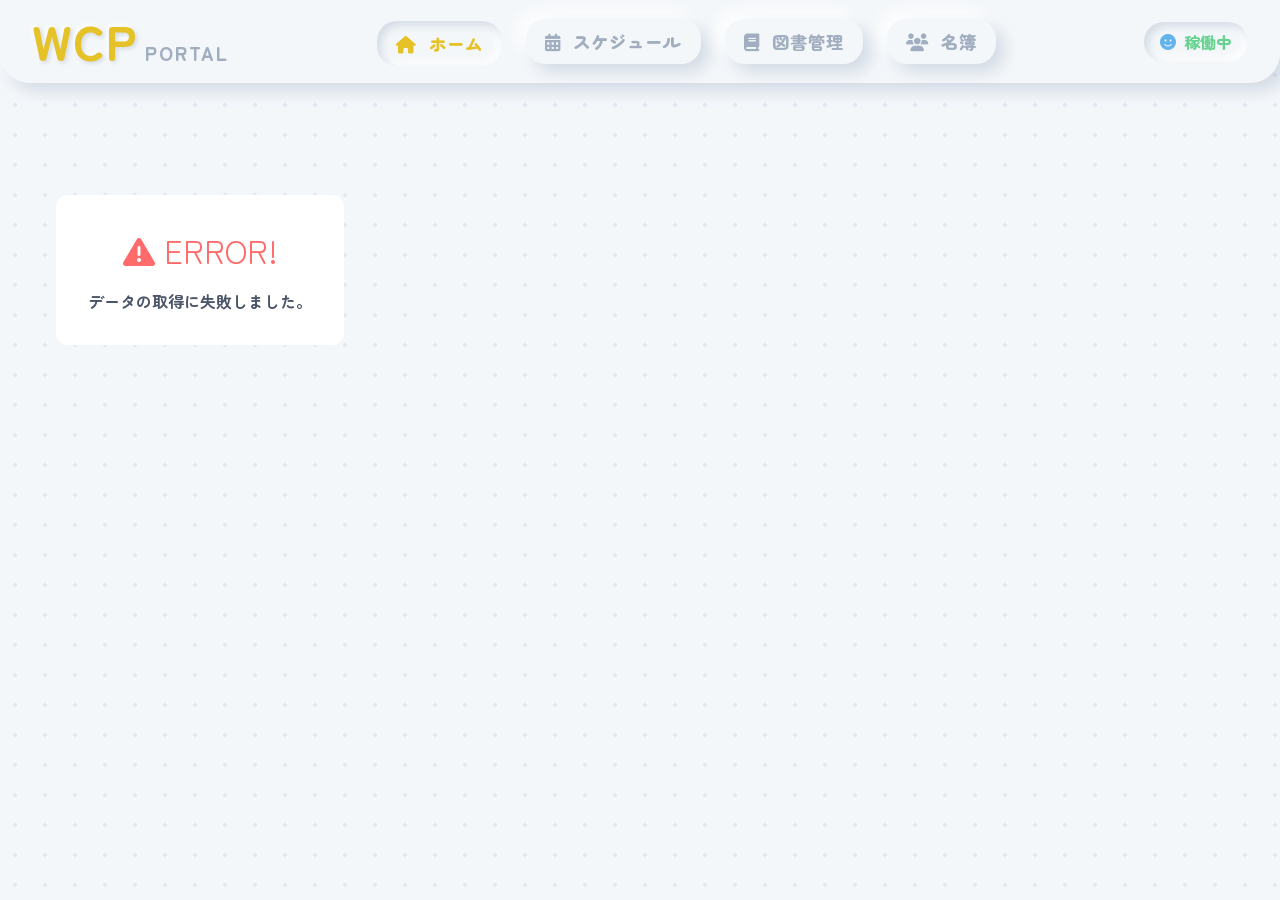
<file: index.html>
<!DOCTYPE html>
<html lang="ja">
<head>
    <meta charset="UTF-8">
    <meta name="viewport" content="width=device-width, initial-scale=1.0">
    <title>WCP Member Portal</title>
    <!-- Fonts: Shrikhand for headings, Noto Sans JP for body -->
    <link rel="preconnect" href="https://fonts.googleapis.com">
    <link rel="preconnect" href="https://fonts.gstatic.com" crossorigin>
    <link href="https://fonts.googleapis.com/css2?family=Nunito:wght@400;700;900&family=Zen+Maru+Gothic:wght@400;700;900&display=swap" rel="stylesheet">
    <!-- FontAwesome -->
    <link rel="stylesheet" href="https://cdnjs.cloudflare.com/ajax/libs/font-awesome/6.4.0/css/all.min.css">
    <link rel="stylesheet" href="index.css">
</head>
<body>
    <!-- Background removed for claymorphism -->

    <header class="topbar">
        <div class="logo">
            <span class="pop-text">WCP</span>
            <span class="sub-logo">PORTAL</span>
        </div>
        <nav class="main-nav">
            <button class="nav-btn active" data-view="home"><i class="fa-solid fa-house"></i> ホーム</button>
            <button class="nav-btn" data-view="schedule"><i class="fa-solid fa-calendar-days"></i> スケジュール</button>
            <button class="nav-btn" data-view="books"><i class="fa-solid fa-book"></i> 図書管理</button>
            <button class="nav-btn" data-view="roster"><i class="fa-solid fa-users"></i> 名簿</button>
        </nav>
        <div class="user-status">
            <i class="fa-solid fa-face-smile" style="color: var(--accent-blue);"></i> 稼働中
        </div>
    </header>

    <main id="app-root" class="container">
        <!-- Dynamic content will be injected here -->
    </main>

    <!-- Global Modal for Interactions (e.g., Borrowing, Attendance) -->
    <div id="modal-overlay" class="modal-overlay hidden">
        <div class="modal-content">
            <button id="modal-close" class="modal-close"><i class="fa-solid fa-xmark"></i></button>
            <div id="modal-body"></div>
        </div>
    </div>

    <script src="app.js"></script>
</body>
</html>
</file>
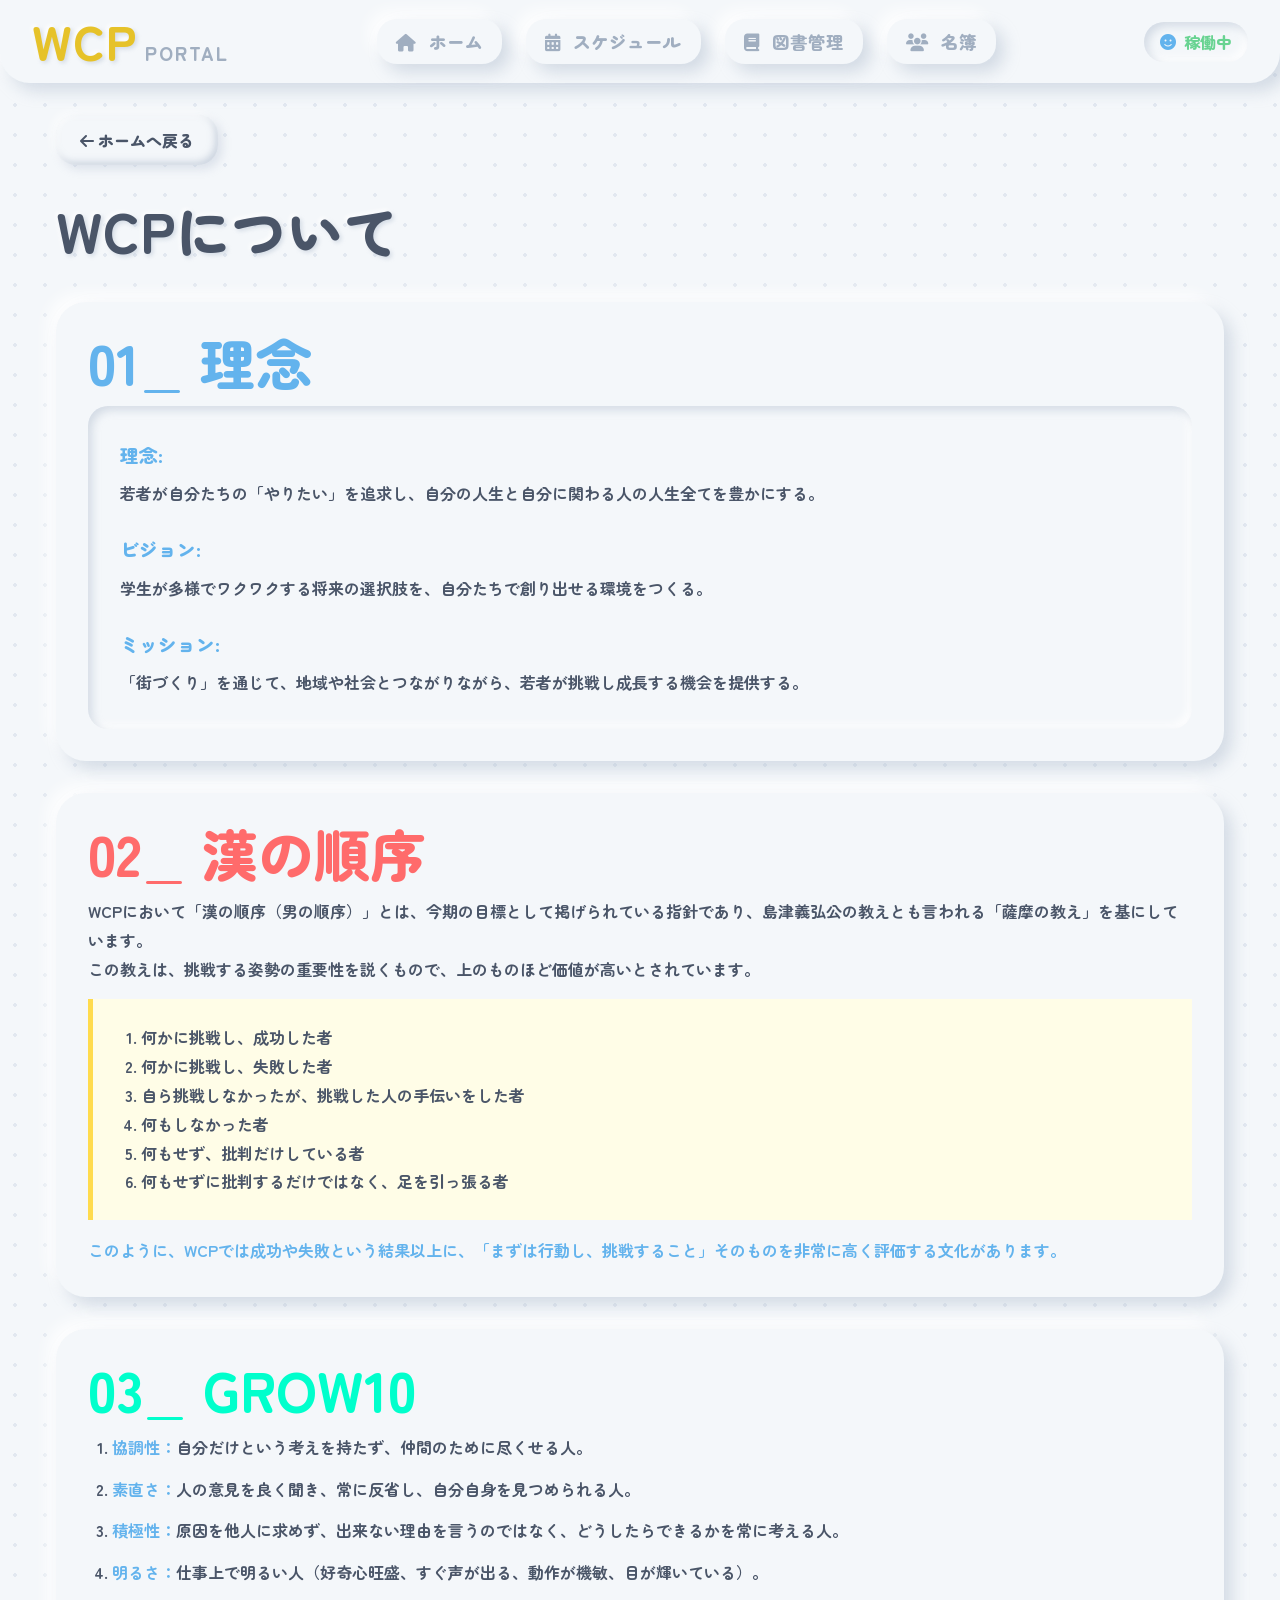
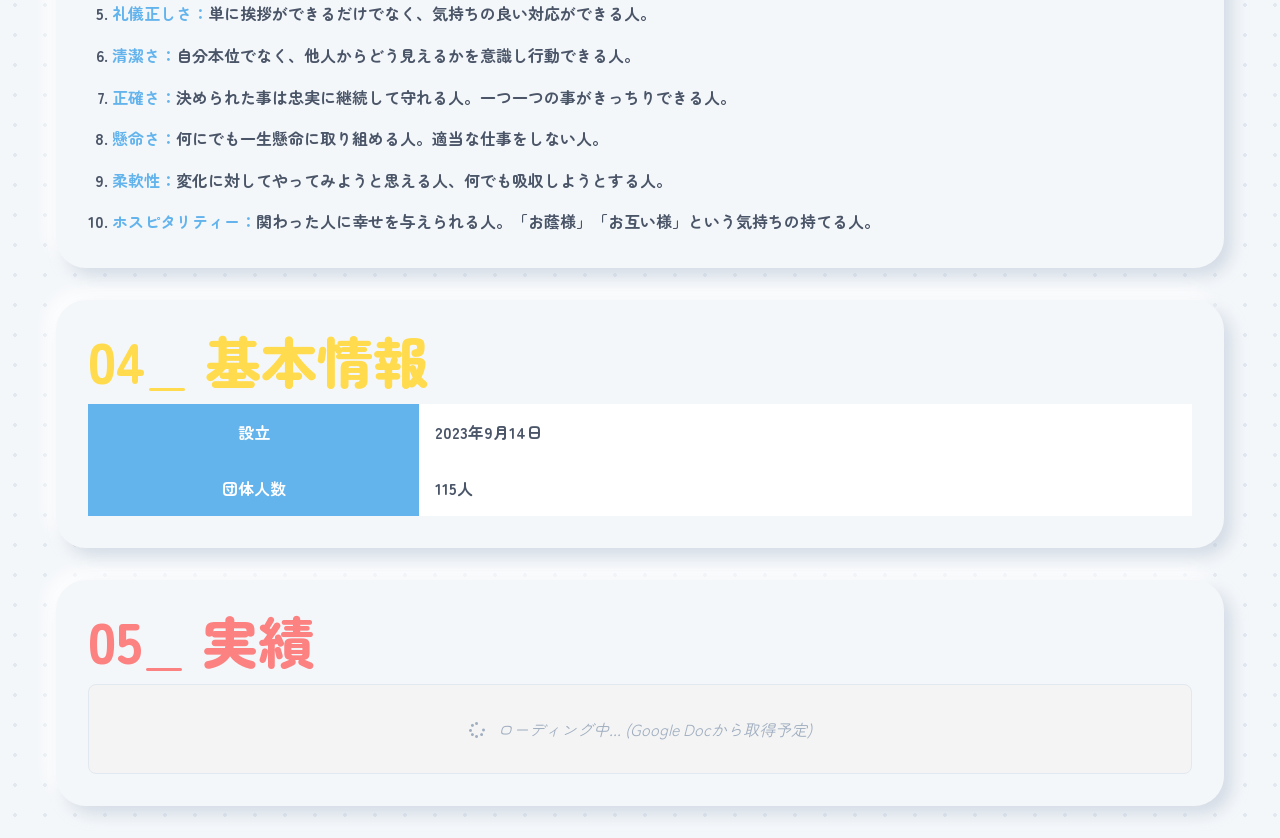
<file: about.html>
<!DOCTYPE html>
<html lang="ja">
<head>
    <meta charset="UTF-8">
    <meta name="viewport" content="width=device-width, initial-scale=1.0">
    <title>WCPについて | WCP Member Portal</title>
    <!-- Fonts: Shrikhand for headings, Noto Sans JP for body -->
    <link rel="preconnect" href="https://fonts.googleapis.com">
    <link rel="preconnect" href="https://fonts.gstatic.com" crossorigin>
    <link href="https://fonts.googleapis.com/css2?family=Nunito:wght@400;700;900&family=Zen+Maru+Gothic:wght@400;700;900&display=swap" rel="stylesheet">
    <!-- FontAwesome -->
    <link rel="stylesheet" href="https://cdnjs.cloudflare.com/ajax/libs/font-awesome/6.4.0/css/all.min.css">
    <link rel="stylesheet" href="index.css">
</head>
<body>
    <div class="pop-background-pattern"></div>

    <header class="topbar">
        <div class="logo">
            <span class="pop-text">WCP</span>
            <span class="sub-logo">PORTAL</span>
        </div>
        <nav class="main-nav">
            <button class="nav-btn" data-view="home" onclick="window.location.href='index.html?view=home'"><i class="fa-solid fa-house"></i> ホーム</button>
            <button class="nav-btn" data-view="schedule" onclick="window.location.href='index.html?view=schedule'"><i class="fa-solid fa-calendar-days"></i> スケジュール</button>
            <button class="nav-btn" data-view="books" onclick="window.location.href='index.html?view=books'"><i class="fa-solid fa-book"></i> 図書管理</button>
            <button class="nav-btn" data-view="roster" onclick="window.location.href='index.html?view=roster'"><i class="fa-solid fa-users"></i> 名簿</button>
        </nav>
        <div class="user-status">
            <i class="fa-solid fa-face-smile" style="color: var(--accent-blue);"></i> 稼働中
        </div>
    </header>

    <main class="container">
        <div class="view-animate">
            <button class="cyber-btn" style="margin-bottom: 1.5rem;" onclick="window.location.href='index.html'"><i class="fa-solid fa-arrow-left"></i> ホームへ戻る</button>
            <h1 class="section-title">WCPについて</h1>
            
            <div class="cyber-card" style="margin-bottom: 2rem;">
                <h2 style="font-family: var(--font-heading); font-size: 3.5rem; color: var(--accent-blue); margin-bottom: 1rem; line-height: 1;">
                    01_ 理念
                </h2>
                <div style="background: var(--surface-color); padding: 2rem; color: var(--text-main); border-radius: 20px; box-shadow: var(--shadow-in); line-height: 1.8; font-weight: 700;">
                    <h3 style="color: var(--accent-blue); margin-bottom: 0.5rem;">理念:</h3>
                    <p style="margin-bottom: 1.5rem;">若者が自分たちの「やりたい」を追求し、自分の人生と自分に関わる人の人生全てを豊かにする。</p>
                    
                    <h3 style="color: var(--accent-blue); margin-bottom: 0.5rem;">ビジョン:</h3>
                    <p style="margin-bottom: 1.5rem;">学生が多様でワクワクする将来の選択肢を、自分たちで創り出せる環境をつくる。</p>
                    
                    <h3 style="color: var(--accent-blue); margin-bottom: 0.5rem;">ミッション:</h3>
                    <p>「街づくり」を通じて、地域や社会とつながりながら、若者が挑戦し成長する機会を提供する。</p>
                </div>
            </div>

            <div class="cyber-card" style="margin-bottom: 2rem;">
                <h2 style="font-family: var(--font-heading); font-size: 3.5rem; color: #ff6b6b; margin-bottom: 1rem; line-height: 1;">
                    02_ 漢の順序
                </h2>
                <p style="line-height: 1.8; font-weight: 700; margin-bottom: 1rem;">
                    WCPにおいて「漢の順序（男の順序）」とは、今期の目標として掲げられている指針であり、島津義弘公の教えとも言われる「薩摩の教え」を基にしています。<br>
                    この教えは、挑戦する姿勢の重要性を説くもので、上のものほど価値が高いとされています。
                </p>
                <ol style="padding-left: 2rem; line-height: 1.8; font-weight: 700; margin-bottom: 1rem; background: #fffde7; padding: 1.5rem 1.5rem 1.5rem 3rem; border-left: 5px solid var(--accent-yellow);">
                    <li>何かに挑戦し、成功した者</li>
                    <li>何かに挑戦し、失敗した者</li>
                    <li>自ら挑戦しなかったが、挑戦した人の手伝いをした者</li>
                    <li>何もしなかった者</li>
                    <li>何もせず、批判だけしている者</li>
                    <li>何もせずに批判するだけではなく、足を引っ張る者</li>
                </ol>
                <p style="line-height: 1.8; font-weight: 700; color: var(--accent-blue);">
                    このように、WCPでは成功や失敗という結果以上に、「まずは行動し、挑戦すること」そのものを非常に高く評価する文化があります。
                </p>
            </div>

            <div class="cyber-card" style="margin-bottom: 2rem;">
                <h2 style="font-family: var(--font-heading); font-size: 3.5rem; color: #00ffcc; margin-bottom: 1rem; line-height: 1;">
                    03_ GROW10
                </h2>
                <ol style="padding-left: 1.5rem; line-height: 1.8; font-weight: 700; display: flex; flex-direction: column; gap: 0.8rem;">
                    <li><span style="color: var(--accent-blue);">協調性：</span>自分だけという考えを持たず、仲間のために尽くせる人。</li>
                    <li><span style="color: var(--accent-blue);">素直さ：</span>人の意見を良く聞き、常に反省し、自分自身を見つめられる人。</li>
                    <li><span style="color: var(--accent-blue);">積極性：</span>原因を他人に求めず、出来ない理由を言うのではなく、どうしたらできるかを常に考える人。</li>
                    <li><span style="color: var(--accent-blue);">明るさ：</span>仕事上で明るい人（好奇心旺盛、すぐ声が出る、動作が機敏、目が輝いている）。</li>
                    <li><span style="color: var(--accent-blue);">礼儀正しさ：</span>単に挨拶ができるだけでなく、気持ちの良い対応ができる人。</li>
                    <li><span style="color: var(--accent-blue);">清潔さ：</span>自分本位でなく、他人からどう見えるかを意識し行動できる人。</li>
                    <li><span style="color: var(--accent-blue);">正確さ：</span>決められた事は忠実に継続して守れる人。一つ一つの事がきっちりできる人。</li>
                    <li><span style="color: var(--accent-blue);">懸命さ：</span>何にでも一生懸命に取り組める人。適当な仕事をしない人。</li>
                    <li><span style="color: var(--accent-blue);">柔軟性：</span>変化に対してやってみようと思える人、何でも吸収しようとする人。</li>
                    <li><span style="color: var(--accent-blue);">ホスピタリティー：</span>関わった人に幸せを与えられる人。「お蔭様」「お互い様」という気持ちの持てる人。</li>
                </ol>
            </div>

            <div class="cyber-card" style="margin-bottom: 2rem;">
                <h2 style="font-family: var(--font-heading); font-size: 3.5rem; color: var(--accent-yellow); margin-bottom: 1rem; line-height: 1;">
                    04_ 基本情報
                </h2>
                <table class="info-table" style="width: 100%; border-collapse: collapse; margin-top: 1rem;">
                    <tbody>
                        <tr>
                            <th style="padding: 1rem; border: var(--border-width) solid var(--border-color); background: var(--accent-blue); color: white; width: 30%;">設立</th>
                            <td style="padding: 1rem; border: var(--border-width) solid var(--border-color); background: #fff; font-weight: bold;">2023年9月14日</td>
                        </tr>
                        <tr>
                            <th style="padding: 1rem; border: var(--border-width) solid var(--border-color); background: var(--accent-blue); color: white;">団体人数</th>
                            <td style="padding: 1rem; border: var(--border-width) solid var(--border-color); background: #fff; font-weight: bold;">115人</td>
                        </tr>
                    </tbody>
                </table>
            </div>

            <div class="cyber-card">
                <h2 style="font-family: var(--font-heading); font-size: 3.5rem; color: var(--accent-pink); margin-bottom: 1rem; line-height: 1;">
                    05_ 実績
                </h2>
                <!-- Google ドキュメントから取得する前提の枠 -->
                <div style="background: #f4f4f4; border: 1px solid var(--border-color); padding: 2rem; text-align: center; font-style: italic; color: var(--text-muted); border-radius: 8px;">
                    <i class="fa-solid fa-spinner fa-spin" style="margin-right: 0.5rem;"></i> ローディング中... (Google Docから取得予定)
                </div>
            </div>
        </div>
    </main>

    <script src="app.js"></script>
</body>
</html>
</file>
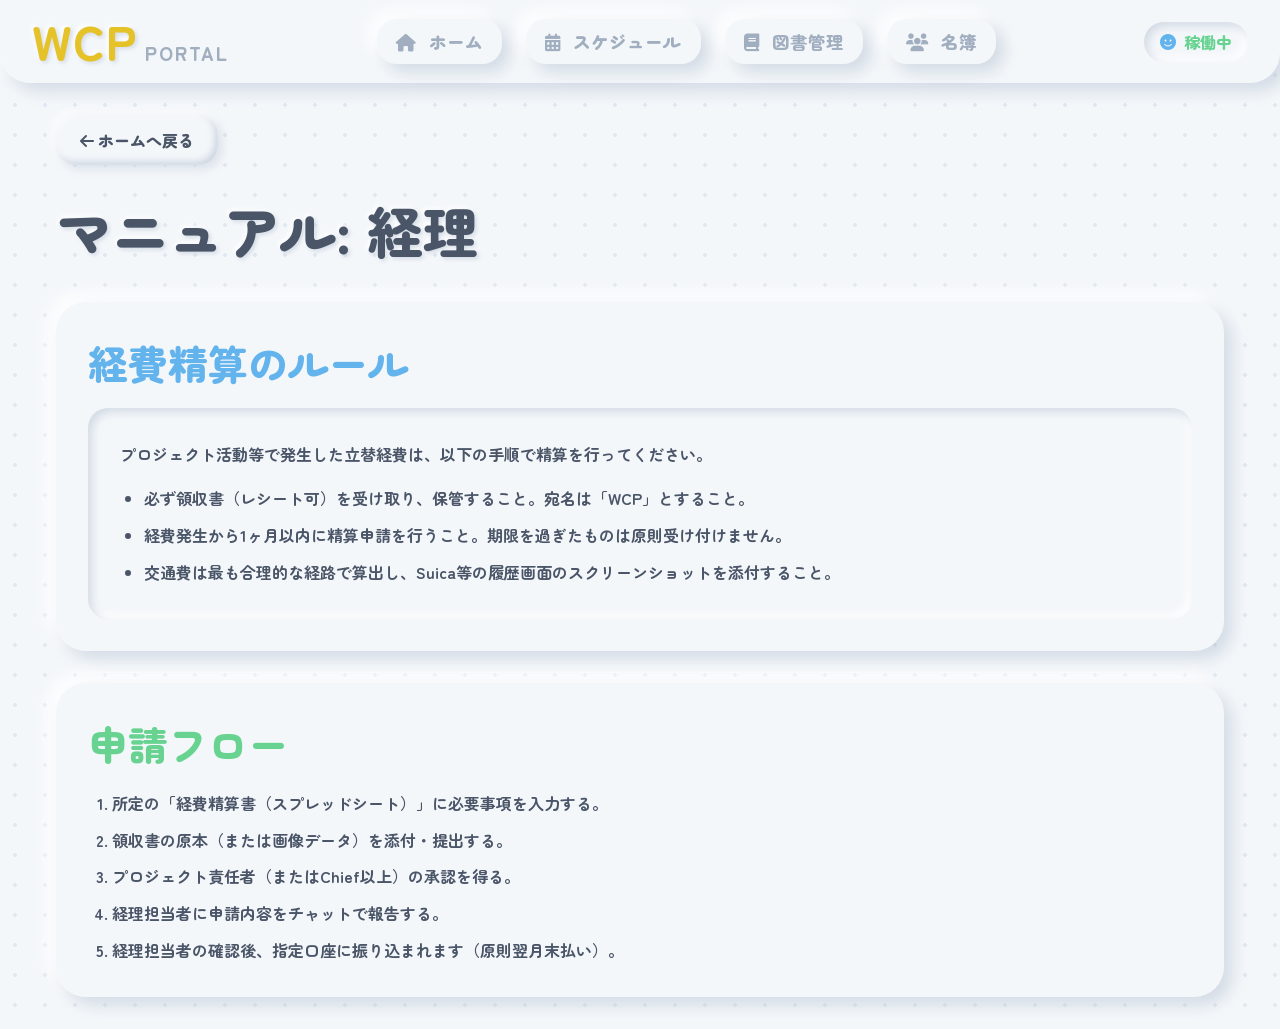
<file: manual_accounting.html>
<!DOCTYPE html>
<html lang="ja">
<head>
    <meta charset="UTF-8">
    <meta name="viewport" content="width=device-width, initial-scale=1.0">
    <title>経理マニュアル | WCP Member Portal</title>
    <link rel="preconnect" href="https://fonts.googleapis.com">
    <link rel="preconnect" href="https://fonts.gstatic.com" crossorigin>
    <link href="https://fonts.googleapis.com/css2?family=Nunito:wght@400;700;900&family=Zen+Maru+Gothic:wght@400;700;900&display=swap" rel="stylesheet">
    <link rel="stylesheet" href="https://cdnjs.cloudflare.com/ajax/libs/font-awesome/6.4.0/css/all.min.css">
    <link rel="stylesheet" href="index.css">
</head>
<body>
    <div class="pop-background-pattern"></div>

    <header class="topbar">
        <div class="logo">
            <span class="pop-text">WCP</span>
            <span class="sub-logo">PORTAL</span>
        </div>
        <nav class="main-nav">
            <button class="nav-btn" data-view="home" onclick="window.location.href='index.html?view=home'"><i class="fa-solid fa-house"></i> ホーム</button>
            <button class="nav-btn" data-view="schedule" onclick="window.location.href='index.html?view=schedule'"><i class="fa-solid fa-calendar-days"></i> スケジュール</button>
            <button class="nav-btn" data-view="books" onclick="window.location.href='index.html?view=books'"><i class="fa-solid fa-book"></i> 図書管理</button>
            <button class="nav-btn" data-view="roster" onclick="window.location.href='index.html?view=roster'"><i class="fa-solid fa-users"></i> 名簿</button>
        </nav>
        <div class="user-status">
            <i class="fa-solid fa-face-smile" style="color: var(--accent-blue);"></i> 稼働中
        </div>
    </header>

    <main class="container">
        <div class="view-animate">
            <button class="cyber-btn" style="margin-bottom: 1.5rem;" onclick="window.location.href='index.html'"><i class="fa-solid fa-arrow-left"></i> ホームへ戻る</button>
            <h1 class="section-title">マニュアル: 経理</h1>
            
            <div class="cyber-card" style="margin-bottom: 2rem;">
                <h2 style="font-family: var(--font-heading); font-size: 2.5rem; color: var(--accent-blue); margin-bottom: 1rem;">
                    経費精算のルール
                </h2>
                <div style="background: var(--surface-color); padding: 2rem; color: var(--text-main); border-radius: 20px; box-shadow: var(--shadow-in); line-height: 1.8;">
                    <p style="font-weight: 700;">プロジェクト活動等で発生した立替経費は、以下の手順で精算を行ってください。</p>
                    <ul style="padding-left: 1.5rem; font-weight: 700; display: flex; flex-direction: column; gap: 0.5rem; margin-top: 1rem;">
                        <li>必ず領収書（レシート可）を受け取り、保管すること。宛名は「WCP」とすること。</li>
                        <li>経費発生から<strong>1ヶ月以内</strong>に精算申請を行うこと。期限を過ぎたものは原則受け付けません。</li>
                        <li>交通費は最も合理的な経路で算出し、Suica等の履歴画面のスクリーンショットを添付すること。</li>
                    </ul>
                </div>
            </div>

            <div class="cyber-card" style="margin-bottom: 2rem;">
                <h2 style="font-family: var(--font-heading); font-size: 2.5rem; color: var(--accent-green); margin-bottom: 1rem;">
                    申請フロー
                </h2>
                <ol style="padding-left: 1.5rem; line-height: 1.8; font-weight: 700; display: flex; flex-direction: column; gap: 0.5rem;">
                    <li>所定の「経費精算書（スプレッドシート）」に必要事項を入力する。</li>
                    <li>領収書の原本（または画像データ）を添付・提出する。</li>
                    <li>プロジェクト責任者（またはChief以上）の承認を得る。</li>
                    <li>経理担当者に申請内容をチャットで報告する。</li>
                    <li>経理担当者の確認後、指定口座に振り込まれます（原則翌月末払い）。</li>
                </ol>
            </div>
        </div>
    </main>

    <script src="app.js"></script>
</body>
</html>
</file>
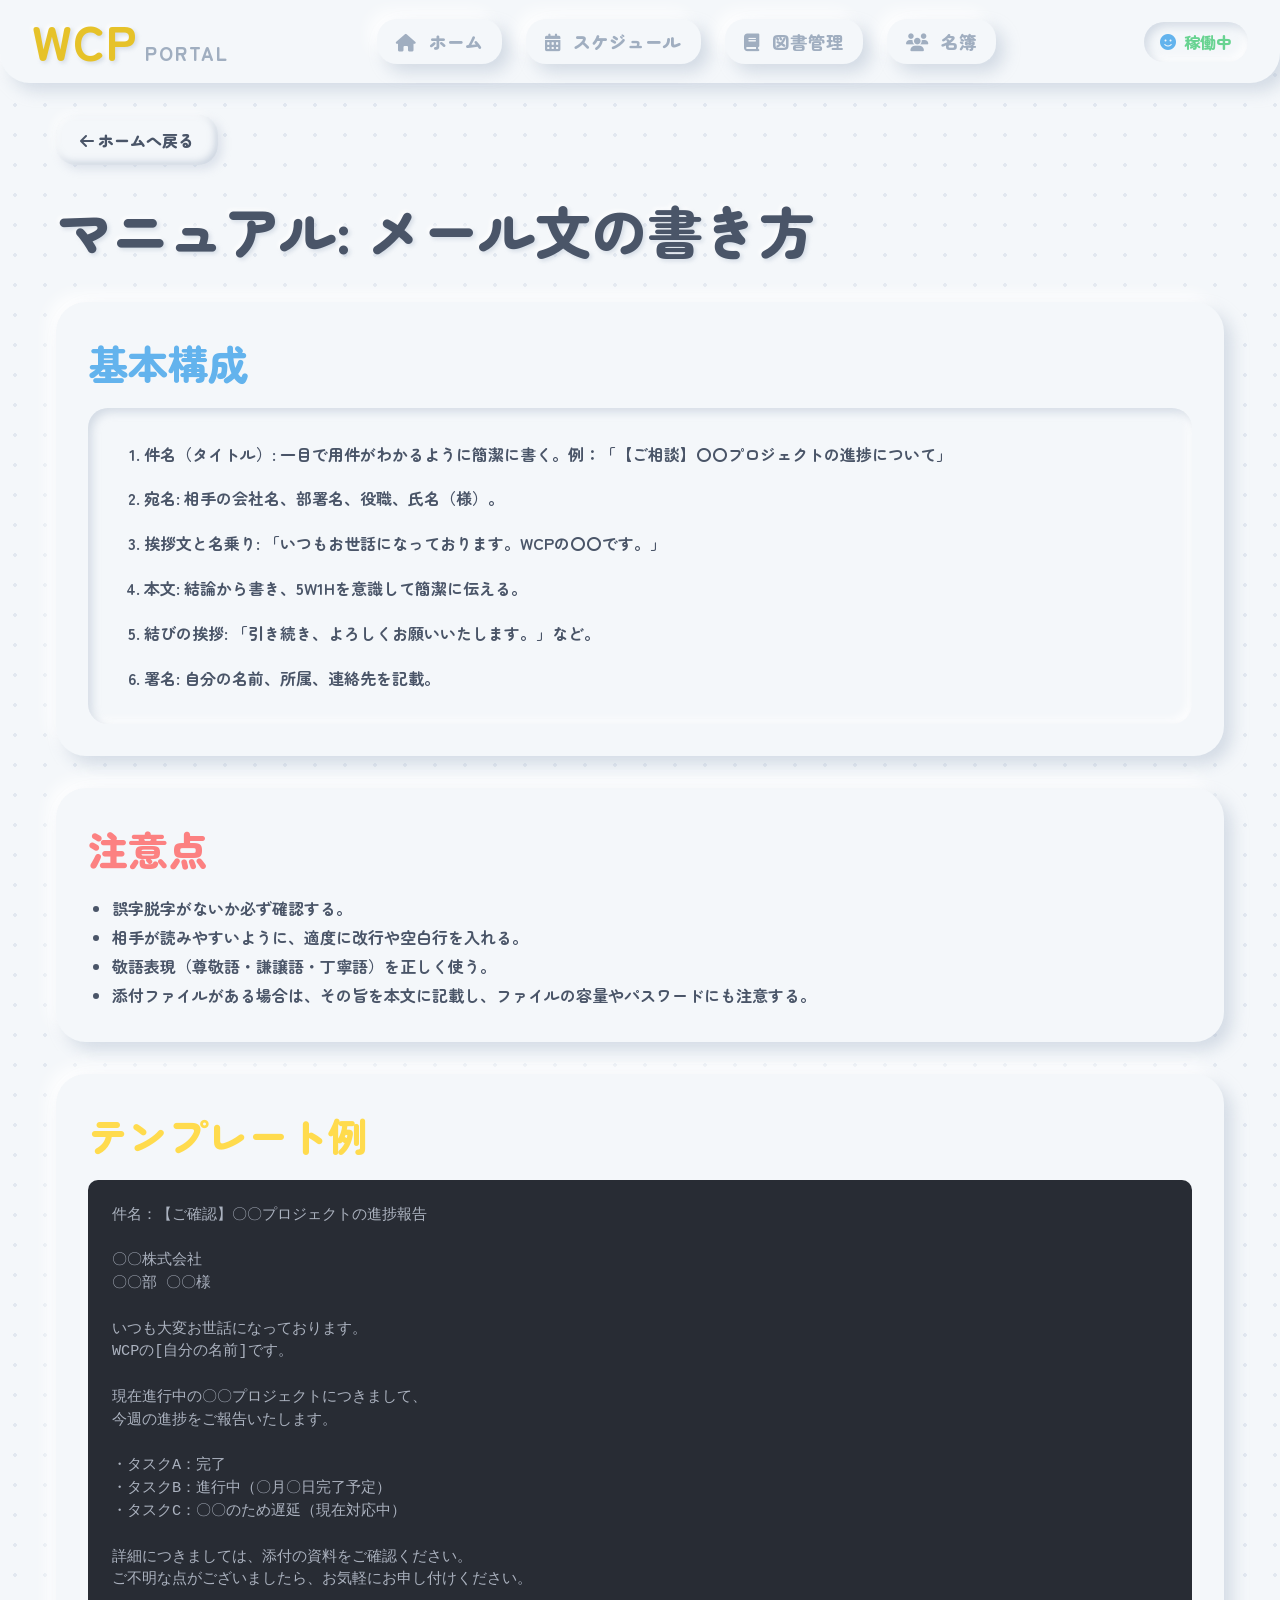
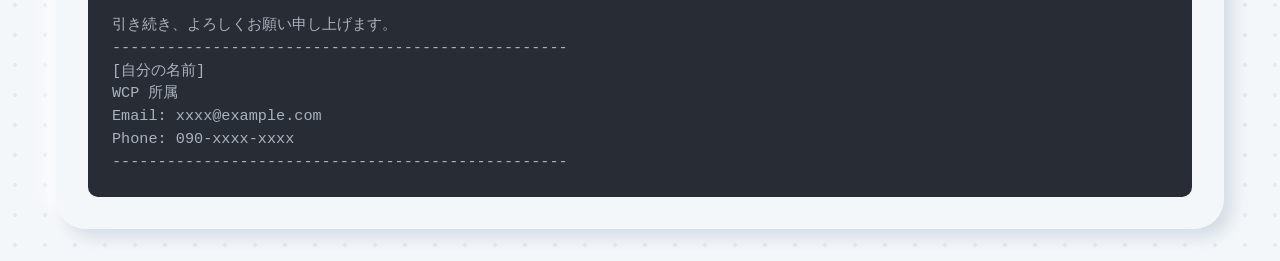
<file: manual_email.html>
<!DOCTYPE html>
<html lang="ja">
<head>
    <meta charset="UTF-8">
    <meta name="viewport" content="width=device-width, initial-scale=1.0">
    <title>メール文の書き方 | WCP Member Portal</title>
    <link rel="preconnect" href="https://fonts.googleapis.com">
    <link rel="preconnect" href="https://fonts.gstatic.com" crossorigin>
    <link href="https://fonts.googleapis.com/css2?family=Nunito:wght@400;700;900&family=Zen+Maru+Gothic:wght@400;700;900&display=swap" rel="stylesheet">
    <link rel="stylesheet" href="https://cdnjs.cloudflare.com/ajax/libs/font-awesome/6.4.0/css/all.min.css">
    <link rel="stylesheet" href="index.css">
</head>
<body>
    <div class="pop-background-pattern"></div>

    <header class="topbar">
        <div class="logo">
            <span class="pop-text">WCP</span>
            <span class="sub-logo">PORTAL</span>
        </div>
        <nav class="main-nav">
            <button class="nav-btn" data-view="home" onclick="window.location.href='index.html?view=home'"><i class="fa-solid fa-house"></i> ホーム</button>
            <button class="nav-btn" data-view="schedule" onclick="window.location.href='index.html?view=schedule'"><i class="fa-solid fa-calendar-days"></i> スケジュール</button>
            <button class="nav-btn" data-view="books" onclick="window.location.href='index.html?view=books'"><i class="fa-solid fa-book"></i> 図書管理</button>
            <button class="nav-btn" data-view="roster" onclick="window.location.href='index.html?view=roster'"><i class="fa-solid fa-users"></i> 名簿</button>
        </nav>
        <div class="user-status">
            <i class="fa-solid fa-face-smile" style="color: var(--accent-blue);"></i> 稼働中
        </div>
    </header>

    <main class="container">
        <div class="view-animate">
            <button class="cyber-btn" style="margin-bottom: 1.5rem;" onclick="window.location.href='index.html'"><i class="fa-solid fa-arrow-left"></i> ホームへ戻る</button>
            <h1 class="section-title">マニュアル: メール文の書き方</h1>
            
            <div class="cyber-card" style="margin-bottom: 2rem;">
                <h2 style="font-family: var(--font-heading); font-size: 2.5rem; color: var(--accent-blue); margin-bottom: 1rem;">
                    基本構成
                </h2>
                <div style="background: var(--surface-color); padding: 2rem; color: var(--text-main); border-radius: 20px; box-shadow: var(--shadow-in); line-height: 1.8;">
                    <ol style="padding-left: 1.5rem; font-weight: 700; display: flex; flex-direction: column; gap: 1rem;">
                        <li><strong>件名（タイトル）:</strong> 一目で用件がわかるように簡潔に書く。例：「【ご相談】〇〇プロジェクトの進捗について」</li>
                        <li><strong>宛名:</strong> 相手の会社名、部署名、役職、氏名（様）。</li>
                        <li><strong>挨拶文と名乗り:</strong> 「いつもお世話になっております。WCPの〇〇です。」</li>
                        <li><strong>本文:</strong> 結論から書き、5W1Hを意識して簡潔に伝える。</li>
                        <li><strong>結びの挨拶:</strong> 「引き続き、よろしくお願いいたします。」など。</li>
                        <li><strong>署名:</strong> 自分の名前、所属、連絡先を記載。</li>
                    </ol>
                </div>
            </div>

            <div class="cyber-card" style="margin-bottom: 2rem;">
                <h2 style="font-family: var(--font-heading); font-size: 2.5rem; color: var(--accent-pink); margin-bottom: 1rem;">
                    注意点
                </h2>
                <ul style="padding-left: 1.5rem; line-height: 1.8; font-weight: 700;">
                    <li>誤字脱字がないか必ず確認する。</li>
                    <li>相手が読みやすいように、適度に改行や空白行を入れる。</li>
                    <li>敬語表現（尊敬語・謙譲語・丁寧語）を正しく使う。</li>
                    <li>添付ファイルがある場合は、その旨を本文に記載し、ファイルの容量やパスワードにも注意する。</li>
                </ul>
            </div>
            
            <div class="cyber-card">
                <h2 style="font-family: var(--font-heading); font-size: 2.5rem; color: var(--accent-yellow); margin-bottom: 1rem;">
                    テンプレート例
                </h2>
                <pre style="background: #282c34; color: #abb2bf; padding: 1.5rem; border-radius: 10px; font-family: monospace; overflow-x: auto; font-size: 0.95rem; line-height: 1.5;">
件名：【ご確認】〇〇プロジェクトの進捗報告

〇〇株式会社
〇〇部 〇〇様

いつも大変お世話になっております。
WCPの[自分の名前]です。

現在進行中の〇〇プロジェクトにつきまして、
今週の進捗をご報告いたします。

・タスクA：完了
・タスクB：進行中（〇月〇日完了予定）
・タスクC：〇〇のため遅延（現在対応中）

詳細につきましては、添付の資料をご確認ください。
ご不明な点がございましたら、お気軽にお申し付けください。

引き続き、よろしくお願い申し上げます。
--------------------------------------------------
[自分の名前]
WCP 所属
Email: xxxx@example.com
Phone: 090-xxxx-xxxx
--------------------------------------------------</pre>
            </div>
        </div>
    </main>

    <script src="app.js"></script>
</body>
</html>
</file>
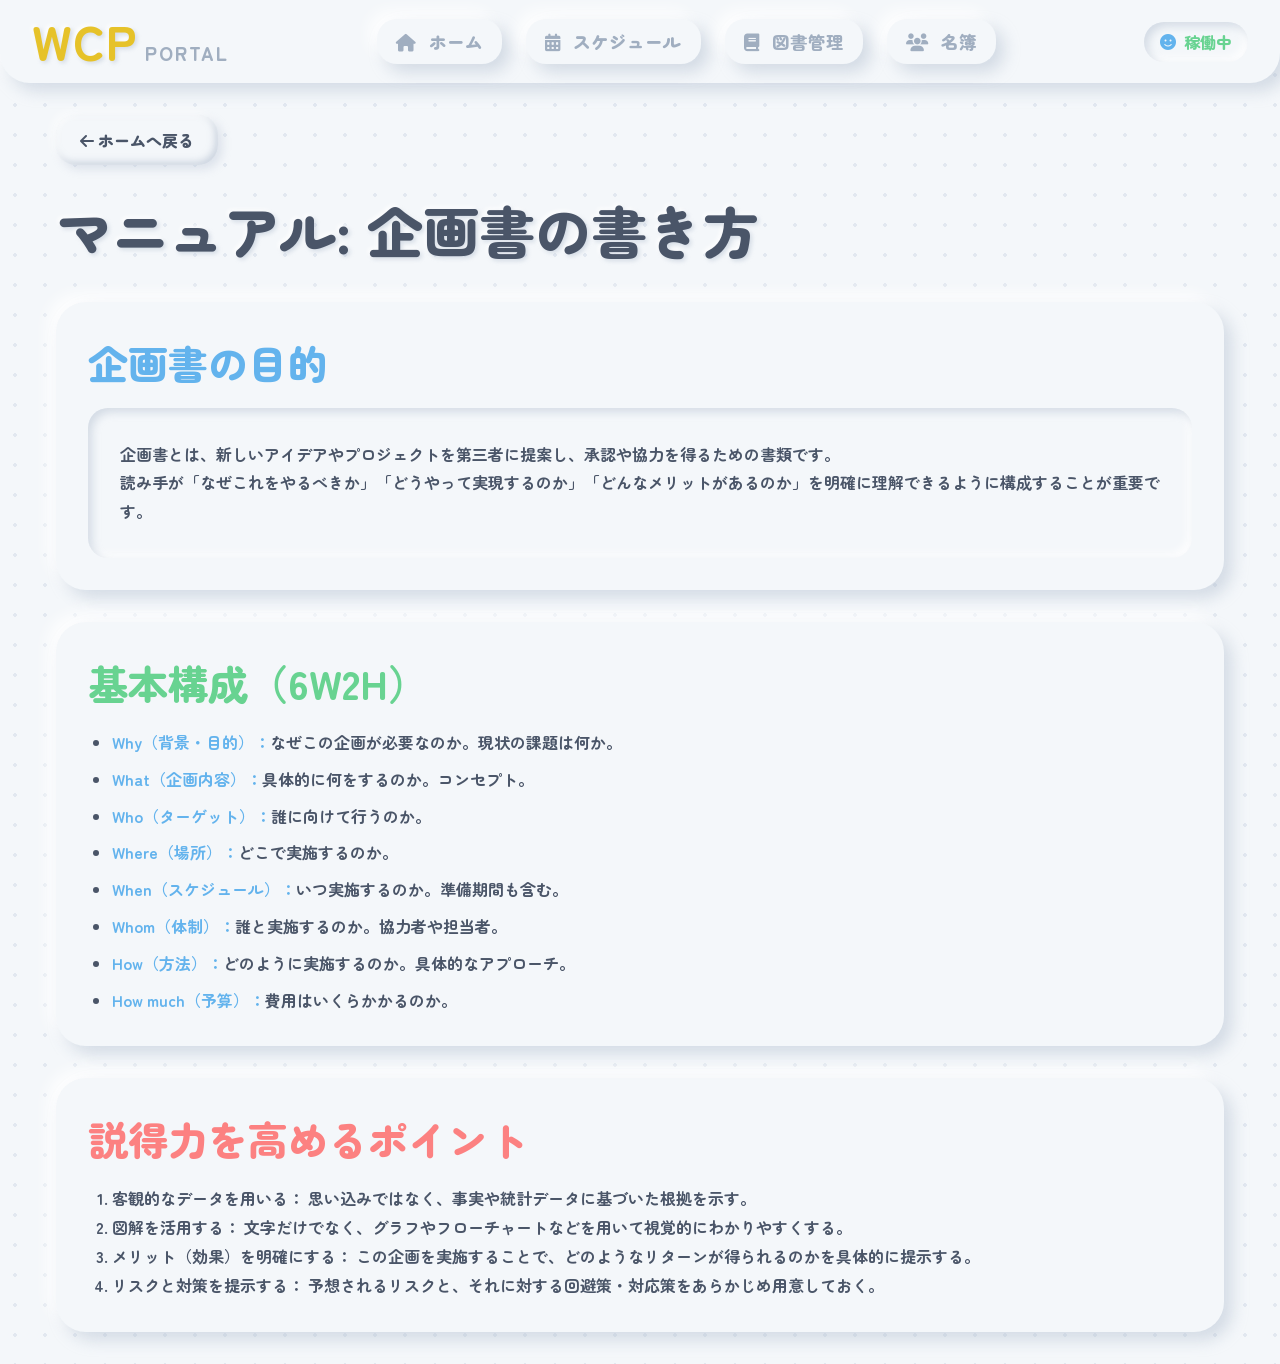
<file: manual_proposal.html>
<!DOCTYPE html>
<html lang="ja">
<head>
    <meta charset="UTF-8">
    <meta name="viewport" content="width=device-width, initial-scale=1.0">
    <title>企画書の書き方 | WCP Member Portal</title>
    <link rel="preconnect" href="https://fonts.googleapis.com">
    <link rel="preconnect" href="https://fonts.gstatic.com" crossorigin>
    <link href="https://fonts.googleapis.com/css2?family=Nunito:wght@400;700;900&family=Zen+Maru+Gothic:wght@400;700;900&display=swap" rel="stylesheet">
    <link rel="stylesheet" href="https://cdnjs.cloudflare.com/ajax/libs/font-awesome/6.4.0/css/all.min.css">
    <link rel="stylesheet" href="index.css">
</head>
<body>
    <div class="pop-background-pattern"></div>

    <header class="topbar">
        <div class="logo">
            <span class="pop-text">WCP</span>
            <span class="sub-logo">PORTAL</span>
        </div>
        <nav class="main-nav">
            <button class="nav-btn" data-view="home" onclick="window.location.href='index.html?view=home'"><i class="fa-solid fa-house"></i> ホーム</button>
            <button class="nav-btn" data-view="schedule" onclick="window.location.href='index.html?view=schedule'"><i class="fa-solid fa-calendar-days"></i> スケジュール</button>
            <button class="nav-btn" data-view="books" onclick="window.location.href='index.html?view=books'"><i class="fa-solid fa-book"></i> 図書管理</button>
            <button class="nav-btn" data-view="roster" onclick="window.location.href='index.html?view=roster'"><i class="fa-solid fa-users"></i> 名簿</button>
        </nav>
        <div class="user-status">
            <i class="fa-solid fa-face-smile" style="color: var(--accent-blue);"></i> 稼働中
        </div>
    </header>

    <main class="container">
        <div class="view-animate">
            <button class="cyber-btn" style="margin-bottom: 1.5rem;" onclick="window.location.href='index.html'"><i class="fa-solid fa-arrow-left"></i> ホームへ戻る</button>
            <h1 class="section-title">マニュアル: 企画書の書き方</h1>
            
            <div class="cyber-card" style="margin-bottom: 2rem;">
                <h2 style="font-family: var(--font-heading); font-size: 2.5rem; color: var(--accent-blue); margin-bottom: 1rem;">
                    企画書の目的
                </h2>
                <div style="background: var(--surface-color); padding: 2rem; color: var(--text-main); border-radius: 20px; box-shadow: var(--shadow-in); line-height: 1.8;">
                    <p style="font-weight: 700;">企画書とは、新しいアイデアやプロジェクトを第三者に提案し、承認や協力を得るための書類です。</p>
                    <p style="font-weight: 700;">読み手が「なぜこれをやるべきか」「どうやって実現するのか」「どんなメリットがあるのか」を明確に理解できるように構成することが重要です。</p>
                </div>
            </div>

            <div class="cyber-card" style="margin-bottom: 2rem;">
                <h2 style="font-family: var(--font-heading); font-size: 2.5rem; color: var(--accent-green); margin-bottom: 1rem;">
                    基本構成（6W2H）
                </h2>
                <ul style="padding-left: 1.5rem; line-height: 1.8; font-weight: 700; display: flex; flex-direction: column; gap: 0.5rem;">
                    <li><strong style="color: var(--accent-blue);">Why（背景・目的）：</strong>なぜこの企画が必要なのか。現状の課題は何か。</li>
                    <li><strong style="color: var(--accent-blue);">What（企画内容）：</strong>具体的に何をするのか。コンセプト。</li>
                    <li><strong style="color: var(--accent-blue);">Who（ターゲット）：</strong>誰に向けて行うのか。</li>
                    <li><strong style="color: var(--accent-blue);">Where（場所）：</strong>どこで実施するのか。</li>
                    <li><strong style="color: var(--accent-blue);">When（スケジュール）：</strong>いつ実施するのか。準備期間も含む。</li>
                    <li><strong style="color: var(--accent-blue);">Whom（体制）：</strong>誰と実施するのか。協力者や担当者。</li>
                    <li><strong style="color: var(--accent-blue);">How（方法）：</strong>どのように実施するのか。具体的なアプローチ。</li>
                    <li><strong style="color: var(--accent-blue);">How much（予算）：</strong>費用はいくらかかるのか。</li>
                </ul>
            </div>
            
            <div class="cyber-card">
                <h2 style="font-family: var(--font-heading); font-size: 2.5rem; color: var(--accent-pink); margin-bottom: 1rem;">
                    説得力を高めるポイント
                </h2>
                <ol style="padding-left: 1.5rem; line-height: 1.8; font-weight: 700;">
                    <li><strong>客観的なデータを用いる：</strong> 思い込みではなく、事実や統計データに基づいた根拠を示す。</li>
                    <li><strong>図解を活用する：</strong> 文字だけでなく、グラフやフローチャートなどを用いて視覚的にわかりやすくする。</li>
                    <li><strong>メリット（効果）を明確にする：</strong> この企画を実施することで、どのようなリターンが得られるのかを具体的に提示する。</li>
                    <li><strong>リスクと対策を提示する：</strong> 予想されるリスクと、それに対する回避策・対応策をあらかじめ用意しておく。</li>
                </ol>
            </div>
        </div>
    </main>

    <script src="app.js"></script>
</body>
</html>
</file>
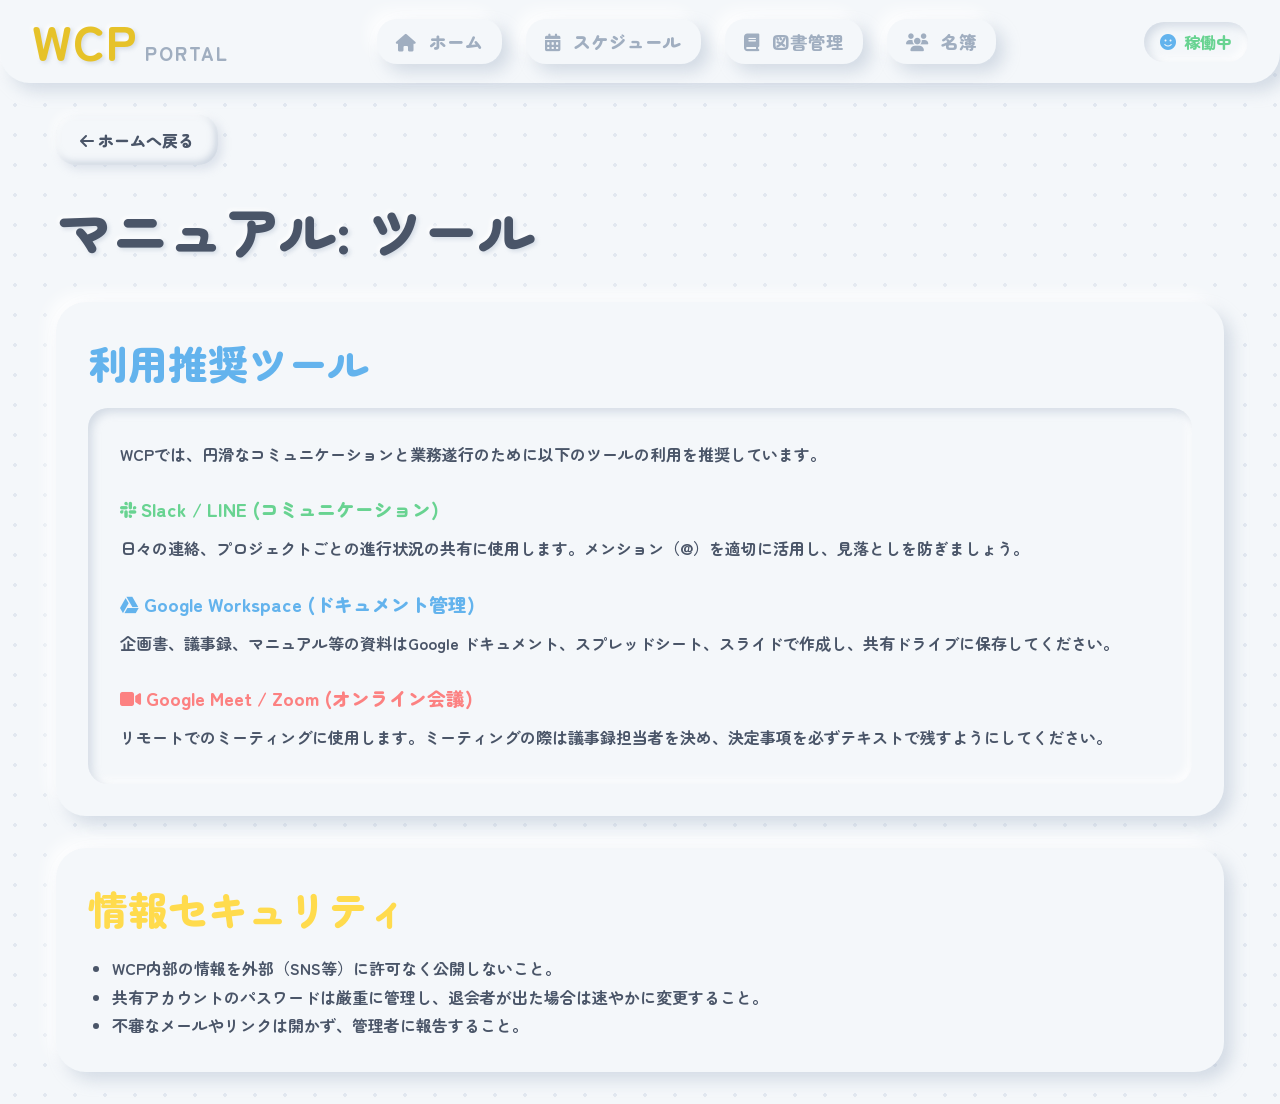
<file: manual_tools.html>
<!DOCTYPE html>
<html lang="ja">
<head>
    <meta charset="UTF-8">
    <meta name="viewport" content="width=device-width, initial-scale=1.0">
    <title>ツールマニュアル | WCP Member Portal</title>
    <link rel="preconnect" href="https://fonts.googleapis.com">
    <link rel="preconnect" href="https://fonts.gstatic.com" crossorigin>
    <link href="https://fonts.googleapis.com/css2?family=Nunito:wght@400;700;900&family=Zen+Maru+Gothic:wght@400;700;900&display=swap" rel="stylesheet">
    <link rel="stylesheet" href="https://cdnjs.cloudflare.com/ajax/libs/font-awesome/6.4.0/css/all.min.css">
    <link rel="stylesheet" href="index.css">
</head>
<body>
    <div class="pop-background-pattern"></div>

    <header class="topbar">
        <div class="logo">
            <span class="pop-text">WCP</span>
            <span class="sub-logo">PORTAL</span>
        </div>
        <nav class="main-nav">
            <button class="nav-btn" data-view="home" onclick="window.location.href='index.html?view=home'"><i class="fa-solid fa-house"></i> ホーム</button>
            <button class="nav-btn" data-view="schedule" onclick="window.location.href='index.html?view=schedule'"><i class="fa-solid fa-calendar-days"></i> スケジュール</button>
            <button class="nav-btn" data-view="books" onclick="window.location.href='index.html?view=books'"><i class="fa-solid fa-book"></i> 図書管理</button>
            <button class="nav-btn" data-view="roster" onclick="window.location.href='index.html?view=roster'"><i class="fa-solid fa-users"></i> 名簿</button>
        </nav>
        <div class="user-status">
            <i class="fa-solid fa-face-smile" style="color: var(--accent-blue);"></i> 稼働中
        </div>
    </header>

    <main class="container">
        <div class="view-animate">
            <button class="cyber-btn" style="margin-bottom: 1.5rem;" onclick="window.location.href='index.html'"><i class="fa-solid fa-arrow-left"></i> ホームへ戻る</button>
            <h1 class="section-title">マニュアル: ツール</h1>
            
            <div class="cyber-card" style="margin-bottom: 2rem;">
                <h2 style="font-family: var(--font-heading); font-size: 2.5rem; color: var(--accent-blue); margin-bottom: 1rem;">
                    利用推奨ツール
                </h2>
                <div style="background: var(--surface-color); padding: 2rem; color: var(--text-main); border-radius: 20px; box-shadow: var(--shadow-in); line-height: 1.8;">
                    <p style="font-weight: 700; margin-bottom: 1rem;">WCPでは、円滑なコミュニケーションと業務遂行のために以下のツールの利用を推奨しています。</p>
                    
                    <h3 style="color: var(--accent-green); margin-top: 1.5rem; margin-bottom: 0.5rem;"><i class="fa-brands fa-slack"></i> Slack / LINE (コミュニケーション)</h3>
                    <p style="font-weight: 700; margin-bottom: 1rem;">日々の連絡、プロジェクトごとの進行状況の共有に使用します。メンション（@）を適切に活用し、見落としを防ぎましょう。</p>

                    <h3 style="color: var(--accent-blue); margin-top: 1.5rem; margin-bottom: 0.5rem;"><i class="fa-brands fa-google-drive"></i> Google Workspace (ドキュメント管理)</h3>
                    <p style="font-weight: 700; margin-bottom: 1rem;">企画書、議事録、マニュアル等の資料はGoogle ドキュメント、スプレッドシート、スライドで作成し、共有ドライブに保存してください。</p>

                    <h3 style="color: var(--accent-pink); margin-top: 1.5rem; margin-bottom: 0.5rem;"><i class="fa-solid fa-video"></i> Google Meet / Zoom (オンライン会議)</h3>
                    <p style="font-weight: 700;">リモートでのミーティングに使用します。ミーティングの際は議事録担当者を決め、決定事項を必ずテキストで残すようにしてください。</p>
                </div>
            </div>
            
            <div class="cyber-card">
                <h2 style="font-family: var(--font-heading); font-size: 2.5rem; color: var(--accent-yellow); margin-bottom: 1rem;">
                    情報セキュリティ
                </h2>
                <ul style="padding-left: 1.5rem; line-height: 1.8; font-weight: 700;">
                    <li>WCP内部の情報を外部（SNS等）に許可なく公開しないこと。</li>
                    <li>共有アカウントのパスワードは厳重に管理し、退会者が出た場合は速やかに変更すること。</li>
                    <li>不審なメールやリンクは開かず、管理者に報告すること。</li>
                </ul>
            </div>
        </div>
    </main>

    <script src="app.js"></script>
</body>
</html>
</file>
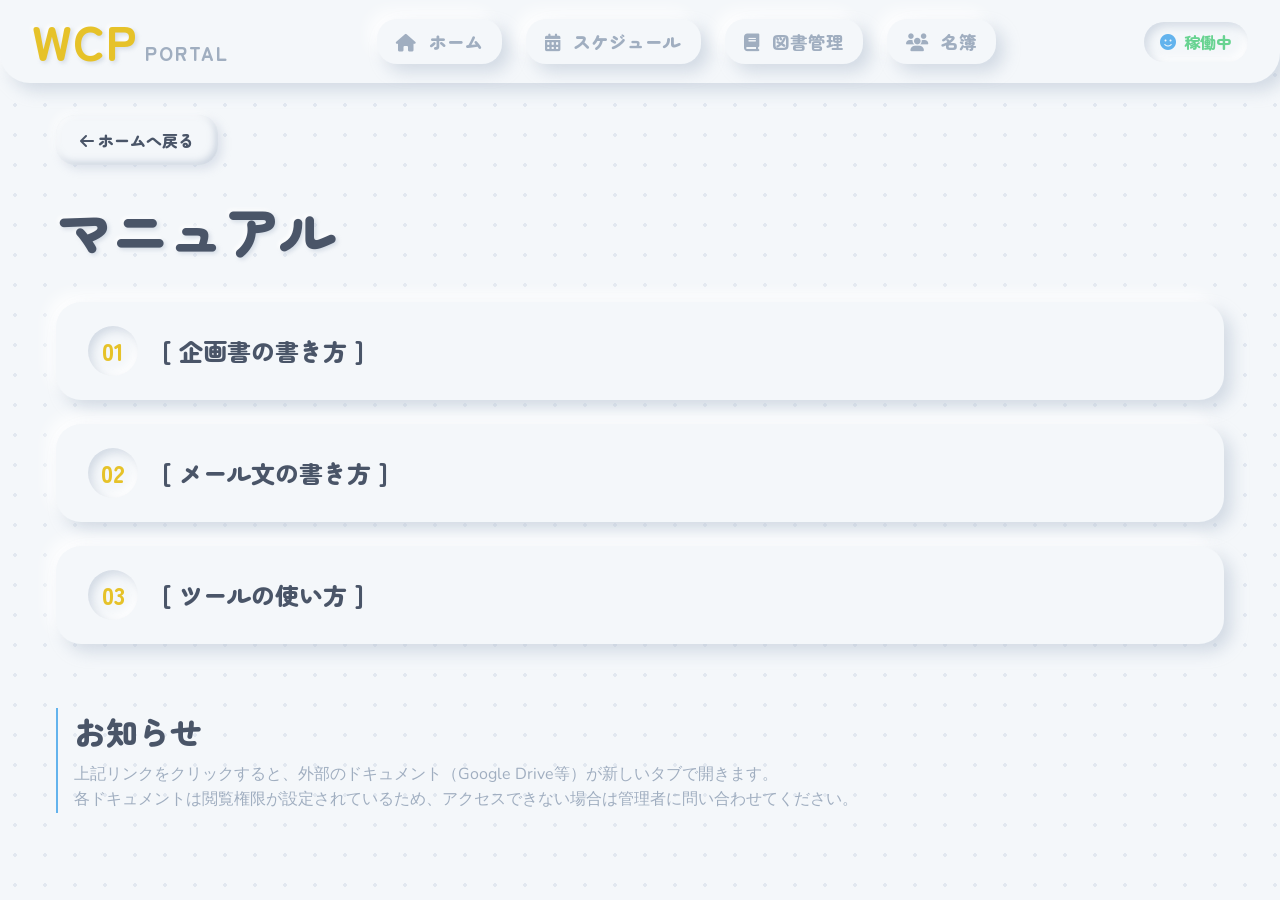
<file: manuals.html>
<!DOCTYPE html>
<html lang="ja">
<head>
    <meta charset="UTF-8">
    <meta name="viewport" content="width=device-width, initial-scale=1.0">
    <title>マニュアル等 | WCP Member Portal</title>
    <!-- Fonts: Shrikhand for headings, Noto Sans JP for body -->
    <link rel="preconnect" href="https://fonts.googleapis.com">
    <link rel="preconnect" href="https://fonts.gstatic.com" crossorigin>
    <link href="https://fonts.googleapis.com/css2?family=Nunito:wght@400;700;900&family=Zen+Maru+Gothic:wght@400;700;900&display=swap" rel="stylesheet">
    <!-- FontAwesome -->
    <link rel="stylesheet" href="https://cdnjs.cloudflare.com/ajax/libs/font-awesome/6.4.0/css/all.min.css">
    <link rel="stylesheet" href="index.css">
</head>
<body>
    <div class="pop-background-pattern"></div>

    <header class="topbar">
        <div class="logo">
            <span class="pop-text">WCP</span>
            <span class="sub-logo">PORTAL</span>
        </div>
        <nav class="main-nav">
            <button class="nav-btn" data-view="home" onclick="window.location.href='index.html?view=home'"><i class="fa-solid fa-house"></i> ホーム</button>
            <button class="nav-btn" data-view="schedule" onclick="window.location.href='index.html?view=schedule'"><i class="fa-solid fa-calendar-days"></i> スケジュール</button>
            <button class="nav-btn" data-view="books" onclick="window.location.href='index.html?view=books'"><i class="fa-solid fa-book"></i> 図書管理</button>
            <button class="nav-btn" data-view="roster" onclick="window.location.href='index.html?view=roster'"><i class="fa-solid fa-users"></i> 名簿</button>
        </nav>
        <div class="user-status">
            <i class="fa-solid fa-face-smile" style="color: var(--accent-blue);"></i> 稼働中
        </div>
    </header>

    <main class="container">
        <div class="view-animate">
            <button class="cyber-btn" style="margin-bottom: 1.5rem;" onclick="window.location.href='index.html'"><i class="fa-solid fa-arrow-left"></i> ホームへ戻る</button>
            <h1 class="section-title">マニュアル</h1>
            
            <div class="typo-menu-list">
                <a href="#" target="_blank" class="typo-menu-item" style="text-decoration: none;">
                    <span class="typo-menu-index">01</span> [ 企画書の書き方 ]
                </a>
                <a href="#" target="_blank" class="typo-menu-item" style="text-decoration: none;">
                    <span class="typo-menu-index">02</span> [ メール文の書き方 ]
                </a>
                <a href="#" target="_blank" class="typo-menu-item" style="text-decoration: none;">
                    <span class="typo-menu-index">03</span> [ ツールの使い方 ]
                </a>
            </div>
            
            <div style="margin-top: 4rem; border-left: 2px solid var(--accent-blue); padding-left: 1rem;">
                <h3 style="font-family: var(--font-heading); font-size: 2rem; color: var(--text-main); margin-bottom: 0.5rem;">お知らせ</h3>
                <p style="font-family: var(--font-mono); font-size: 1rem; color: var(--text-muted); line-height: 1.6;">
                    上記リンクをクリックすると、外部のドキュメント（Google Drive等）が新しいタブで開きます。<br>
                    各ドキュメントは閲覧権限が設定されているため、アクセスできない場合は管理者に問い合わせてください。
                </p>
            </div>
        </div>
    </main>

    <script src="app.js"></script>
</body>
</html>
</file>
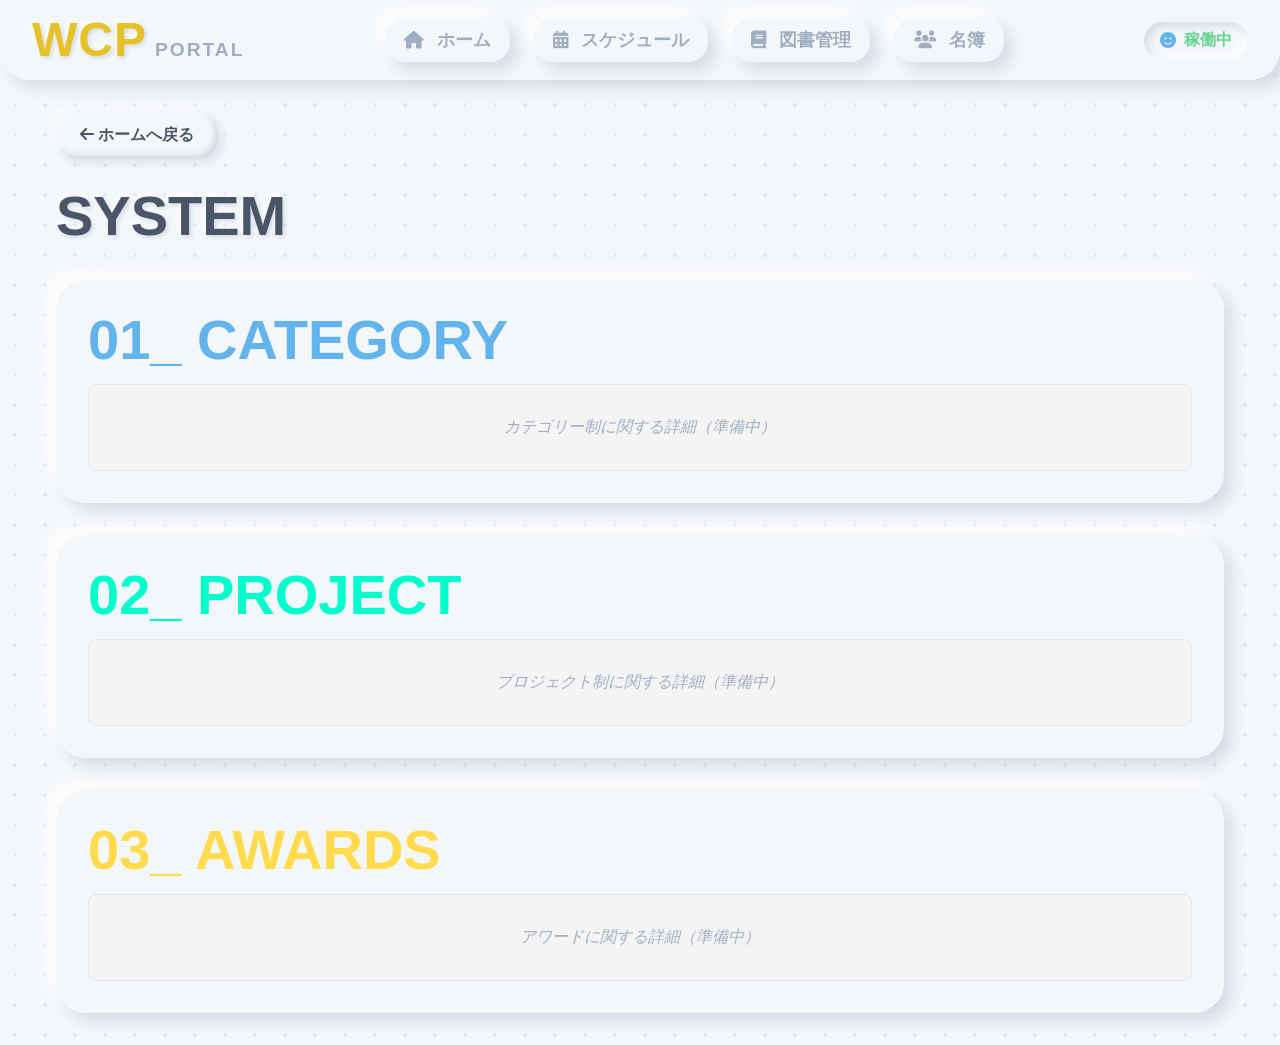
<file: system.html>
<!DOCTYPE html>
<html lang="ja">
<head>
    <meta charset="UTF-8">
    <meta name="viewport" content="width=device-width, initial-scale=1.0">
    <title>団体制度 | WCP Member Portal</title>
    <!-- Fonts: Shrikhand for headings, Noto Sans JP for body -->
    <link rel="preconnect" href="https://fonts.googleapis.com">
    <link rel="preconnect" href="https://fonts.gstatic.com" crossorigin>
    <link href="https://fonts.googleapis.com/css2?family=Noto+Sans+JP:wght@400;700;900&family=Share+Tech+Mono&family=Shrikhand&family=Teko:wght@400;600;700&display=swap" rel="stylesheet">
    <!-- FontAwesome -->
    <link rel="stylesheet" href="https://cdnjs.cloudflare.com/ajax/libs/font-awesome/6.4.0/css/all.min.css">
    <link rel="stylesheet" href="index.css">
</head>
<body>
    <div class="pop-background-pattern"></div>

    <header class="topbar">
        <div class="logo">
            <span class="pop-text">WCP</span>
            <span class="sub-logo">PORTAL</span>
        </div>
        <nav class="main-nav">
            <button class="nav-btn" data-view="home" onclick="window.location.href='index.html?view=home'"><i class="fa-solid fa-house"></i> ホーム</button>
            <button class="nav-btn" data-view="schedule" onclick="window.location.href='index.html?view=schedule'"><i class="fa-solid fa-calendar-days"></i> スケジュール</button>
            <button class="nav-btn" data-view="books" onclick="window.location.href='index.html?view=books'"><i class="fa-solid fa-book"></i> 図書管理</button>
            <button class="nav-btn" data-view="roster" onclick="window.location.href='index.html?view=roster'"><i class="fa-solid fa-users"></i> 名簿</button>
        </nav>
        <div class="user-status">
            <i class="fa-solid fa-face-smile" style="color: var(--accent-blue);"></i> 稼働中
        </div>
    </header>

    <main class="container">
        <div class="view-animate">
            <button class="cyber-btn" style="margin-bottom: 1.5rem;" onclick="window.location.href='index.html'"><i class="fa-solid fa-arrow-left"></i> ホームへ戻る</button>
            <h1 class="section-title">SYSTEM</h1>
            
            <div class="cyber-card" style="margin-bottom: 2rem;">
                <h2 style="font-family: var(--font-heading); font-size: 3.5rem; color: var(--accent-blue); margin-bottom: 1rem; line-height: 1;">
                    01_ CATEGORY
                </h2>
                <!-- 枠と見出しのみ -->
                <div style="background: #f4f4f4; border: 1px solid var(--border-color); padding: 2rem; text-align: center; font-style: italic; color: var(--text-muted); border-radius: 8px;">
                    カテゴリー制に関する詳細（準備中）
                </div>
            </div>

            <div class="cyber-card" style="margin-bottom: 2rem;">
                <h2 style="font-family: var(--font-heading); font-size: 3.5rem; color: #00ffcc; margin-bottom: 1rem; line-height: 1;">
                    02_ PROJECT
                </h2>
                <!-- 枠と見出しのみ -->
                <div style="background: #f4f4f4; border: 1px solid var(--border-color); padding: 2rem; text-align: center; font-style: italic; color: var(--text-muted); border-radius: 8px;">
                    プロジェクト制に関する詳細（準備中）
                </div>
            </div>

            <div class="cyber-card">
                <h2 style="font-family: var(--font-heading); font-size: 3.5rem; color: var(--accent-yellow); margin-bottom: 1rem; line-height: 1;">
                    03_ AWARDS
                </h2>
                <!-- 枠と見出しのみ -->
                <div style="background: #f4f4f4; border: 1px solid var(--border-color); padding: 2rem; text-align: center; font-style: italic; color: var(--text-muted); border-radius: 8px;">
                    アワードに関する詳細（準備中）
                </div>
            </div>
        </div>
    </main>

    <script src="app.js"></script>
</body>
</html>
</file>
<file: index.css>
:root {
    --bg-color: #f4f7fa; /* Soft off-white for clay bg */
    --surface-color: #f4f7fa; /* Same as bg for claymorphism base */
    --text-main: #4a5568;
    --text-muted: #a0aec0;
    --accent-yellow: #ffdb4d; /* Pop yellow */
    --accent-yellow-dark: #e6c229;
    --accent-blue: #63b3ed;
    --accent-pink: #fc8181;
    --accent-green: #68d391;
    --border-color: #e2e8f0;
    --border-width: 0px; /* No hard borders in clay */
    --font-heading: 'Zen Maru Gothic', sans-serif;
    --font-body: 'Zen Maru Gothic', sans-serif;
    --font-mono: 'Nunito', sans-serif; /* Keep it round */
    --transition-speed: 0.3s;
    
    /* Clay Shadows */
    --shadow-out: 8px 8px 16px rgba(163, 177, 198, 0.4), -8px -8px 16px rgba(255, 255, 255, 0.9);
    --shadow-in: inset 4px 4px 8px rgba(163, 177, 198, 0.4), inset -4px -4px 8px rgba(255, 255, 255, 0.9);
    --shadow-btn: inset 2px 2px 5px rgba(255, 255, 255, 0.6), inset -3px -3px 7px rgba(163, 177, 198, 0.5), 4px 4px 10px rgba(163, 177, 198, 0.3), -4px -4px 10px rgba(255, 255, 255, 0.6);
    --shadow-btn-hover: inset 2px 2px 5px rgba(255, 255, 255, 0.8), inset -3px -3px 7px rgba(163, 177, 198, 0.6), 6px 6px 14px rgba(163, 177, 198, 0.4), -6px -6px 14px rgba(255, 255, 255, 0.8);
    --shadow-btn-active: inset 4px 4px 8px rgba(163, 177, 198, 0.5), inset -4px -4px 8px rgba(255, 255, 255, 0.8);
}

* {
    margin: 0;
    padding: 0;
    box-sizing: border-box;
}

body {
    background-color: var(--bg-color);
    color: var(--text-main);
    font-family: var(--font-body);
    min-height: 100vh;
    overflow-x: hidden;
    position: relative;
    /* Soft pattern for pop feel */
    background-image: radial-gradient(var(--border-color) 2px, transparent 2px);
    background-size: 30px 30px;
}

/* Typography */
h1, h2, h3, h4, h5, h6, .font-heading {
    font-family: var(--font-heading);
    font-weight: 800;
}

/* Top Navigation */
.topbar {
    display: flex;
    justify-content: space-between;
    align-items: center;
    padding: 1rem 2rem;
    background: var(--surface-color);
    box-shadow: var(--shadow-out);
    position: sticky;
    top: 0;
    z-index: 100;
    border-bottom: none;
    border-radius: 0 0 30px 30px;
    margin-bottom: 2rem;
}

.logo {
    display: flex;
    align-items: baseline;
    gap: 0.5rem;
}

.pop-text {
    font-family: var(--font-heading);
    font-size: 3rem;
    color: var(--accent-yellow-dark);
    font-weight: 900;
    letter-spacing: 1px;
    line-height: 1;
    text-shadow: 2px 2px 4px rgba(163, 177, 198, 0.4), -2px -2px 4px rgba(255, 255, 255, 0.9);
}

.sub-logo {
    font-family: var(--font-heading);
    font-size: 1.2rem;
    color: var(--text-muted);
    font-weight: 800;
    letter-spacing: 2px;
}

.main-nav {
    display: flex;
    gap: 1.5rem;
}

.nav-btn {
    background: var(--surface-color);
    border: none;
    color: var(--text-muted);
    font-family: var(--font-heading);
    font-size: 1.1rem;
    font-weight: 800;
    cursor: pointer;
    padding: 0.6rem 1.2rem;
    border-radius: 20px;
    box-shadow: var(--shadow-out);
    transition: all var(--transition-speed) ease;
}

.nav-btn i {
    margin-right: 0.5rem;
}

.nav-btn:hover {
    color: var(--accent-blue);
    box-shadow: var(--shadow-btn-hover);
    transform: translateY(-2px);
}

.nav-btn.active {
    color: var(--accent-yellow-dark);
    box-shadow: var(--shadow-in);
    transform: translateY(2px);
}

.user-status {
    font-family: var(--font-heading);
    font-weight: 800;
    font-size: 1rem;
    background: var(--surface-color);
    padding: 0.5rem 1rem;
    border-radius: 20px;
    box-shadow: var(--shadow-in);
    color: var(--accent-green);
    display: flex;
    align-items: center;
    gap: 0.5rem;
}

/* Layout */
.container {
    max-width: 1200px;
    margin: 2rem auto;
    padding: 0 1rem;
}

.section-title {
    font-family: var(--font-heading);
    font-size: 3.5rem;
    color: var(--text-main);
    margin-bottom: 2rem;
    text-align: left;
    font-weight: 900;
    text-shadow: 2px 2px 4px rgba(163, 177, 198, 0.4), -2px -2px 4px rgba(255, 255, 255, 0.9);
    border-bottom: none;
    padding-bottom: 0;
}

/* Clay Cards */
.cyber-card { 
    background: var(--surface-color);
    border: none;
    border-radius: 30px;
    padding: 2rem;
    box-shadow: var(--shadow-out);
    transition: all var(--transition-speed) ease;
    position: relative;
    overflow: visible;
    margin-bottom: 2rem;
}

.cyber-card:hover {
    transform: translateY(-5px);
    box-shadow: 12px 12px 24px rgba(163, 177, 198, 0.4), -12px -12px 24px rgba(255, 255, 255, 0.9);
}

/* Buttons */
.cyber-btn {
    background: var(--surface-color);
    color: var(--text-main);
    border: none;
    padding: 0.8rem 1.5rem;
    font-family: var(--font-heading);
    font-weight: 800;
    font-size: 1rem;
    cursor: pointer;
    border-radius: 20px;
    transition: all var(--transition-speed) ease;
    box-shadow: var(--shadow-btn);
    text-align: center;
}

.cyber-btn:hover {
    color: var(--accent-blue);
    box-shadow: var(--shadow-btn-hover);
    transform: translateY(-2px);
}

.cyber-btn:active {
    box-shadow: var(--shadow-btn-active);
    transform: translateY(2px);
}

.cyber-btn:disabled {
    color: var(--text-muted);
    box-shadow: var(--shadow-in);
    transform: none;
    cursor: not-allowed;
}

.cyber-btn.danger {
    color: var(--accent-pink);
}
.cyber-btn.danger:hover {
    color: #e53e3e;
}

/* Inputs */
.cyber-input {
    background: var(--surface-color);
    border: none;
    color: var(--text-main);
    padding: 1rem 1.2rem;
    font-family: var(--font-body);
    font-size: 1rem;
    border-radius: 15px;
    width: 100%;
    transition: all var(--transition-speed) ease;
    outline: none;
    box-shadow: var(--shadow-in);
}

.cyber-input:focus {
    box-shadow: inset 6px 6px 12px rgba(163, 177, 198, 0.5), inset -6px -6px 12px rgba(255, 255, 255, 0.9);
}

/* Marquee */
.marquee-container {
    width: 100vw;
    position: relative;
    left: 50%;
    right: 50%;
    margin-left: -50vw;
    margin-right: -50vw;
    overflow: hidden;
    background: var(--accent-yellow);
    padding: 1rem 0;
    margin-bottom: 4rem;
    display: flex;
    white-space: nowrap;
    box-shadow: var(--shadow-out);
    border-radius: 30px;
    transform: rotate(-2deg);
    margin-top: 2rem;
}

.marquee-text {
    font-family: var(--font-heading);
    font-size: 4vw;
    color: #fff;
    line-height: 1;
    padding-right: 5vw;
    font-weight: 900;
    text-shadow: 2px 2px 0px rgba(0,0,0,0.1);
}

.marquee-content {
    display: flex;
    animation: marquee 20s linear infinite;
}

@keyframes marquee {
    0%   { transform: translateX(0); }
    100% { transform: translateX(-50%); }
}

/* Menus */
.typo-menu-list {
    display: flex;
    flex-direction: column;
    gap: 1.5rem;
}

.typo-menu-item {
    background: var(--surface-color);
    font-family: var(--font-heading);
    font-size: 1.5rem;
    font-weight: 800;
    color: var(--text-main);
    cursor: pointer;
    transition: all var(--transition-speed) ease;
    display: flex;
    align-items: center;
    gap: 1.5rem;
    padding: 1.5rem 2rem;
    border-radius: 25px;
    box-shadow: var(--shadow-out);
}

.typo-menu-item:hover {
    color: var(--accent-blue);
    transform: translateY(-3px);
    box-shadow: 10px 10px 20px rgba(163, 177, 198, 0.4), -10px -10px 20px rgba(255, 255, 255, 0.9);
}

.typo-menu-index {
    font-size: 1.5rem;
    color: var(--accent-yellow-dark);
    font-weight: 900;
    background: var(--surface-color);
    width: 50px;
    height: 50px;
    display: flex;
    align-items: center;
    justify-content: center;
    border-radius: 50%;
    box-shadow: var(--shadow-in);
}

/* Grids */
.grid-2 {
    display: grid;
    grid-template-columns: repeat(auto-fit, minmax(300px, 1fr));
    gap: 3rem;
}

.grid-3 {
    display: grid;
    grid-template-columns: repeat(auto-fit, minmax(280px, 1fr));
    gap: 3rem;
}

/* Status Indicators */
.status-badge {
    display: inline-block;
    padding: 0.4rem 1rem;
    font-family: var(--font-heading);
    font-size: 0.9rem;
    font-weight: 800;
    border-radius: 20px;
    box-shadow: var(--shadow-in);
}

.status-available {
    color: var(--accent-green);
}

.status-borrowed {
    color: var(--accent-pink);
}

/* News Section */
.news-item {
    padding: 1.5rem;
    margin-bottom: 1rem;
    background: var(--surface-color);
    border-radius: 20px;
    box-shadow: var(--shadow-in);
}
.news-item:last-child {
    margin-bottom: 0;
}
.news-date {
    font-size: 0.9rem;
    color: var(--accent-blue);
    font-family: var(--font-heading);
    font-weight: 800;
    margin-bottom: 0.5rem;
}

/* Book Details */
.book-cover {
    height: 180px;
    background: var(--surface-color);
    border-radius: 20px;
    box-shadow: var(--shadow-in);
    display: flex;
    align-items: center;
    justify-content: center;
    font-size: 4rem;
    color: var(--accent-yellow-dark);
    margin-bottom: 1.5rem;
    transition: all var(--transition-speed) ease;
}

.cyber-card:hover .book-cover {
    color: var(--accent-yellow);
    transform: scale(1.05);
}

.book-title {
    font-family: var(--font-heading);
    font-size: 1.5rem;
    font-weight: 800;
    margin-bottom: 0.5rem;
    line-height: 1.3;
}

.book-meta {
    font-family: var(--font-body);
    font-size: 1rem;
    color: var(--text-muted);
    margin-bottom: 1rem;
}

/* Roster Profile */
.profile-header {
    display: flex;
    align-items: center;
    gap: 2rem;
    margin-bottom: 1.5rem;
}

.avatar {
    width: 80px;
    height: 80px;
    flex-shrink: 0;
    border-radius: 50%;
    background: var(--surface-color);
    box-shadow: var(--shadow-out);
    display: flex;
    align-items: center;
    justify-content: center;
    font-size: 2rem;
    color: var(--accent-yellow-dark);
    font-family: var(--font-heading);
    font-weight: 900;
}

.badge-list {
    display: flex;
    flex-wrap: wrap;
    gap: 0.8rem;
    margin-top: 0.5rem;
}

.badge {
    background: var(--surface-color);
    padding: 0.4rem 1rem;
    font-family: var(--font-body);
    font-size: 0.85rem;
    font-weight: 700;
    color: var(--accent-blue);
    border-radius: 15px;
    box-shadow: var(--shadow-out);
}

/* Timeline */
.timeline {
    position: relative;
    padding-left: 2rem;
    margin-top: 1rem;
}

.timeline::before {
    content: '';
    position: absolute;
    left: 0;
    top: 0;
    bottom: 0;
    width: 4px;
    background: var(--surface-color);
    box-shadow: var(--shadow-in);
    border-radius: 2px;
}

.timeline-item {
    position: relative;
    margin-bottom: 2rem;
    background: var(--surface-color);
    padding: 1.5rem;
    border-radius: 20px;
    box-shadow: var(--shadow-out);
}

.timeline-item::before {
    content: '';
    position: absolute;
    left: -2.35rem;
    top: 1.5rem;
    width: 16px;
    height: 16px;
    background: var(--accent-yellow);
    border-radius: 50%;
    box-shadow: var(--shadow-out);
}

/* Modal */
.modal-overlay {
    position: fixed;
    top: 0;
    left: 0;
    width: 100vw;
    height: 100vh;
    background: rgba(244, 247, 250, 0.8);
    backdrop-filter: blur(10px);
    display: flex;
    align-items: center;
    justify-content: center;
    z-index: 1000;
    opacity: 1;
    transition: opacity 0.3s ease;
}

.modal-overlay.hidden {
    opacity: 0;
    pointer-events: none;
}

.modal-content {
    background: var(--surface-color);
    border-radius: 30px;
    padding: 3rem;
    width: 90%;
    max-width: 600px;
    position: relative;
    transform: translateY(0) scale(1);
    transition: all 0.4s cubic-bezier(0.175, 0.885, 0.32, 1.275);
    box-shadow: 20px 20px 40px rgba(163, 177, 198, 0.5), -20px -20px 40px rgba(255, 255, 255, 0.9);
}

.modal-overlay.hidden .modal-content {
    transform: translateY(40px) scale(0.9);
}

.modal-close {
    position: absolute;
    top: 1.5rem;
    right: 1.5rem;
    width: 45px;
    height: 45px;
    background: var(--surface-color);
    border-radius: 50%;
    border: none;
    color: var(--text-muted);
    font-size: 1.5rem;
    cursor: pointer;
    box-shadow: var(--shadow-out);
    display: flex;
    align-items: center;
    justify-content: center;
    transition: all 0.2s ease;
}

.modal-close:hover {
    color: var(--accent-pink);
    box-shadow: var(--shadow-in);
}

/* Forms */
.form-group {
    margin-bottom: 2rem;
}

.form-group label {
    display: block;
    margin-bottom: 0.8rem;
    font-family: var(--font-heading);
    color: var(--text-main);
    font-weight: 800;
    font-size: 1rem;
}

/* Animations */
@keyframes popIn {
    0% { opacity: 0; transform: translateY(20px) scale(0.95); }
    100% { opacity: 1; transform: translateY(0) scale(1); }
}

.view-animate {
    animation: popIn 0.5s cubic-bezier(0.175, 0.885, 0.32, 1.275) forwards;
}

/* Event Attendees Tags */
.event-attendees {
    display: flex;
    flex-wrap: wrap;
    gap: 0.8rem;
    margin-bottom: 1rem;
    max-height: 100px;
    overflow-y: auto;
    padding: 0.5rem;
}

.event-attendees::-webkit-scrollbar {
    width: 6px;
}
.event-attendees::-webkit-scrollbar-track {
    background: transparent;
}
.event-attendees::-webkit-scrollbar-thumb {
    background: var(--text-muted);
    border-radius: 10px;
}

.attendee-tag {
    background: var(--surface-color);
    box-shadow: var(--shadow-out);
    color: var(--text-main);
    padding: 0.4rem 1rem;
    border-radius: 20px;
    font-size: 0.9rem;
    font-weight: 700;
}

/* Member Accordion UI */
.member-details {
    max-height: 0;
    overflow: hidden;
    transition: max-height 0.4s ease, margin 0.4s ease, padding 0.4s ease;
}

.member-details.open {
    max-height: 1500px;
    margin-top: 1.5rem;
    padding-top: 1.5rem;
    border-top: 2px dashed var(--border-color);
}

.member-edit-btn {
    padding: 0.4rem 0.8rem;
    font-size: 0.8rem;
    margin-left: 0.5rem;
}

.detail-row {
    display: flex;
    justify-content: space-between;
    align-items: flex-start;
    margin-bottom: 1.5rem;
    background: var(--surface-color);
    padding: 1.5rem;
    border-radius: 20px;
    box-shadow: var(--shadow-in);
}

.accordion-icon .transition-icon {
    transition: transform 0.3s ease;
}

.accordion-icon.open .transition-icon {
    transform: rotate(180deg);
}

/* Schedule Tabs */
.schedule-tabs {
    display: flex;
    gap: 1.5rem;
    background: transparent;
    border-bottom: none;
    padding: 0;
    margin-bottom: 2rem;
}

.schedule-tab-btn {
    background: var(--surface-color);
    color: var(--text-muted);
    border: none;
    padding: 1rem 2rem;
    font-family: var(--font-heading);
    font-size: 1.2rem;
    font-weight: 800;
    cursor: pointer;
    border-radius: 25px;
    box-shadow: var(--shadow-out);
    transition: all var(--transition-speed) ease;
    display: flex;
    align-items: center;
    gap: 0.5rem;
}

.schedule-tab-btn:hover {
    color: var(--accent-blue);
    transform: translateY(-2px);
}

.schedule-tab-btn.active {
    color: var(--accent-yellow-dark);
    box-shadow: var(--shadow-in);
    transform: translateY(2px);
}

/* Task Progress UI */
.task-icons-container {
    display: flex;
    flex-wrap: wrap;
    gap: 1rem;
    margin-top: 1rem;
}

.task-icon {
    font-family: var(--font-heading);
    font-size: 1.5rem;
    color: var(--text-muted);
    transition: all 0.3s ease;
    cursor: help;
    position: relative;
    width: 45px;
    height: 45px;
    background: var(--surface-color);
    box-shadow: var(--shadow-out);
    border-radius: 50%;
    display: flex;
    align-items: center;
    justify-content: center;
}

.task-icon.unlocked {
    color: var(--accent-yellow-dark);
    box-shadow: var(--shadow-in);
}

.task-icon::after {
    content: attr(data-tooltip);
    position: absolute;
    bottom: 120%;
    left: 50%;
    transform: translateX(-50%);
    background: var(--text-main);
    color: #fff;
    padding: 0.5rem 1rem;
    border-radius: 15px;
    font-size: 0.85rem;
    font-weight: 700;
    white-space: nowrap;
    opacity: 0;
    pointer-events: none;
    transition: opacity 0.2s ease;
    box-shadow: 0 4px 6px rgba(0,0,0,0.1);
    z-index: 10;
}

.task-icon:hover::after {
    opacity: 1;
}

/* Responsive Design (Mobile) */
@media (max-width: 768px) {
    body {
        font-size: 0.95rem;
    }
    .topbar {
        flex-direction: column;
        gap: 1rem;
        padding: 1rem;
        border-radius: 0 0 20px 20px;
    }
    
    .main-nav {
        width: 100%;
        overflow-x: auto;
        white-space: nowrap;
        padding-bottom: 0.5rem;
        scrollbar-width: none;
        gap: 0.5rem;
    }

    .nav-btn {
        font-size: 0.95rem;
        padding: 0.5rem 1rem;
    }
    
    .grid-2, .grid-3 {
        grid-template-columns: 1fr;
        gap: 1.5rem;
    }

    .cyber-card {
        padding: 1.2rem;
        border-radius: 20px;
        word-break: break-word;
    }

    .modal-content {
        width: 100%;
        height: 100%;
        border-radius: 0;
        padding: 2rem 1rem;
        transform: translateY(100%);
        overflow-y: auto;
    }

    .container {
        margin: 1.5rem auto;
        padding: 0 1rem;
    }
    
    .section-title {
        font-size: 2.2rem;
        margin-bottom: 1.5rem;
    }
    
    .pop-text {
        font-size: 2.5rem;
    }
    
    .typo-menu-item {
        font-size: 1.1rem;
        padding: 1rem;
        gap: 0.8rem;
        border-radius: 15px;
    }

    .typo-menu-index {
        width: 40px;
        height: 40px;
        font-size: 1.2rem;
    }

    .marquee-text {
        font-size: 8vw;
    }

    .book-cover {
        height: 140px;
        font-size: 3rem;
        border-radius: 15px;
    }

    .profile-header {
        flex-direction: column;
        align-items: flex-start;
        gap: 1rem;
    }

    .avatar {
        width: 60px;
        height: 60px;
        font-size: 1.5rem;
    }

    .schedule-tabs {
        flex-direction: column;
        gap: 0.8rem;
    }

    .schedule-tab-btn {
        width: 100%;
        justify-content: center;
        padding: 0.8rem;
        font-size: 1.1rem;
    }

    /* Override inline styles for large headings on mobile */
    h2[style*="font-size: 3.5rem"], 
    h3[style*="font-size: 4rem"] {
        font-size: 1.8rem !important;
        margin-bottom: 0.8rem !important;
        line-height: 1.4 !important;
    }
}
</file>
